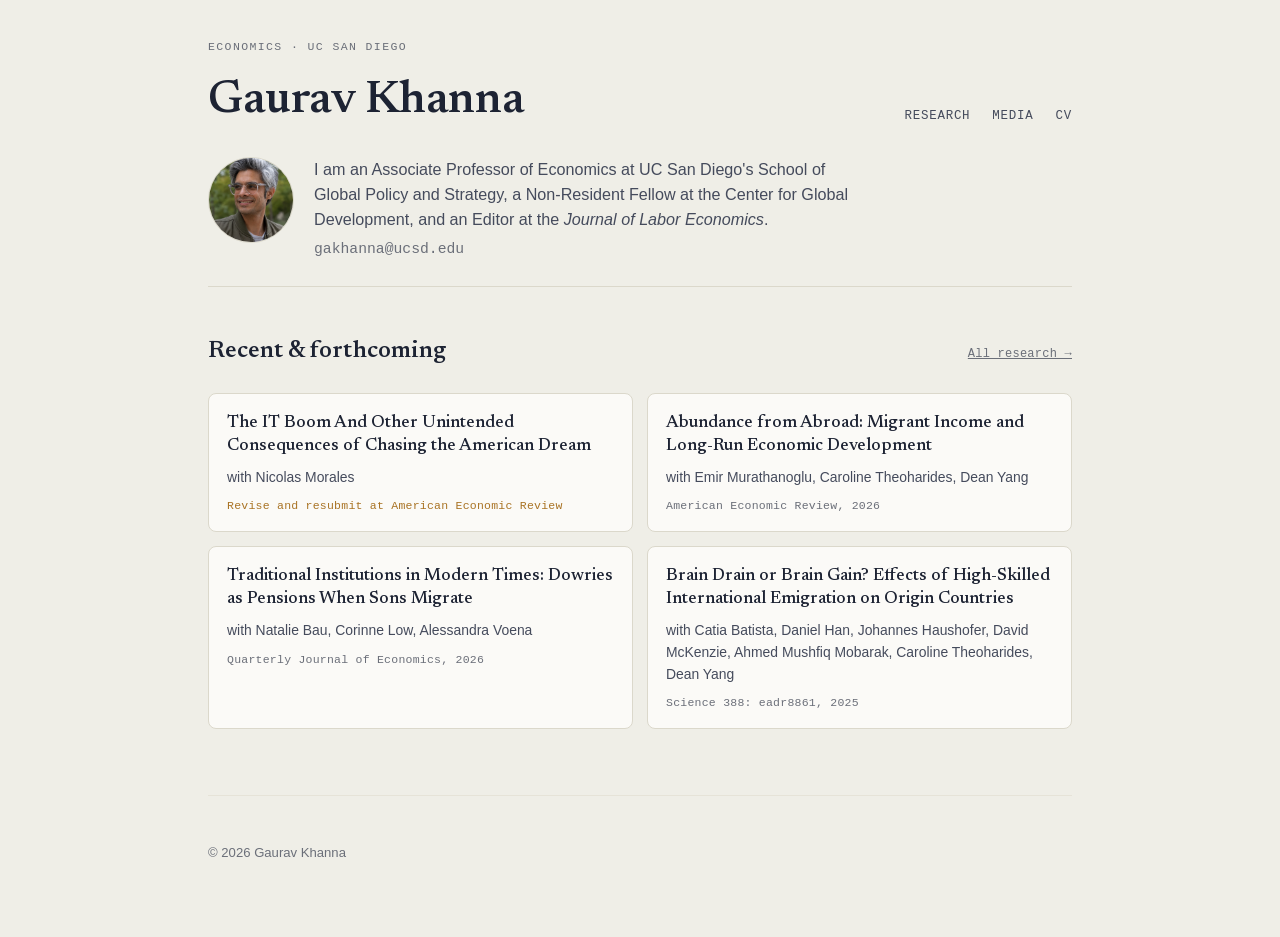
<file: index.html>
<!doctype html>
<html lang="en">
<head>
<meta charset="utf-8">
<meta name="viewport" content="width=device-width, initial-scale=1">
<title>Gaurav Khanna — Economics</title>
<meta name="description" content="Gaurav Khanna, Associate Professor of Economics, UC San Diego School of Global Policy and Strategy.">
<link rel="stylesheet" href="assets/style.css">
</head>
<body>

<div class="wrap">

  <header class="masthead">
    <div class="masthead-row">
      <div>
        <p class="eyebrow">Economics · UC San Diego</p>
        <h1 class="name"><a href="index.html">Gaurav Khanna</a></h1>
      </div>
      <nav class="primary">
        <a href="research.html">Research</a>
        <a href="media.html">Media</a>
        <a href="https://econgaurav.github.io/papers/Gaurav_Khanna_CV.pdf" target="_blank" rel="noopener">CV</a>
      </nav>
    </div>

    <div class="bio-row">
      <img class="portrait" src="assets/headshot.jpg" alt="Portrait of Gaurav Khanna" onerror="this.replaceWith(Object.assign(document.createElement('div'),{className:'portrait',innerHTML:'<span>GK</span>'}))">
      <div class="bio-text">
        <p class="bio">I am an Associate Professor of Economics at UC San Diego's School of Global Policy and Strategy, a Non-Resident Fellow at the Center for Global Development, and an Editor at the <em>Journal of Labor Economics</em>.</p>
        <p class="email">gakhanna@ucsd.edu</p>
      </div>
    </div>
  </header>

  <section>
    <div class="section-head">
      <h2 class="section-title">Recent &amp; forthcoming</h2>
      <a href="research.html" class="section-note">All research →</a>
    </div>
    <div class="papers" id="highlightPapers"></div>
  </section>

  <footer class="site-foot">
    <p>© <span id="year"></span> Gaurav Khanna</p>
  </footer>
</div>

<script src="assets/site.js"></script>
<script>
  document.getElementById('year').textContent = new Date().getFullYear();

  // Show up to 4 of the most recent papers as a homepage teaser.
  fetch('data/papers.json').then(r => r.json()).then(papers => {
    const el = document.getElementById('highlightPapers');
    const featured = papers.filter(p => p.featured).slice(0, 4);
    const list = featured.length ? featured : papers.slice(0, 4);
    el.innerHTML = list.map(p => `
      <article class="paper">
        <h3 class="paper-title"><a href="${p.pdf || '#'}" target="_blank" rel="noopener">${p.title}</a></h3>
        <div class="paper-authors">${p.authors}</div>
        <div class="paper-status${p.pending ? ' pending' : ''}">${p.status}</div>
      </article>`).join('');
  }).catch(() => {
    document.getElementById('highlightPapers').innerHTML =
      '<p class="empty-state">Could not load data/papers.json — see research.html for details (needs a local server if previewing from disk).</p>';
  });
</script>
</body>
</html>
</file>
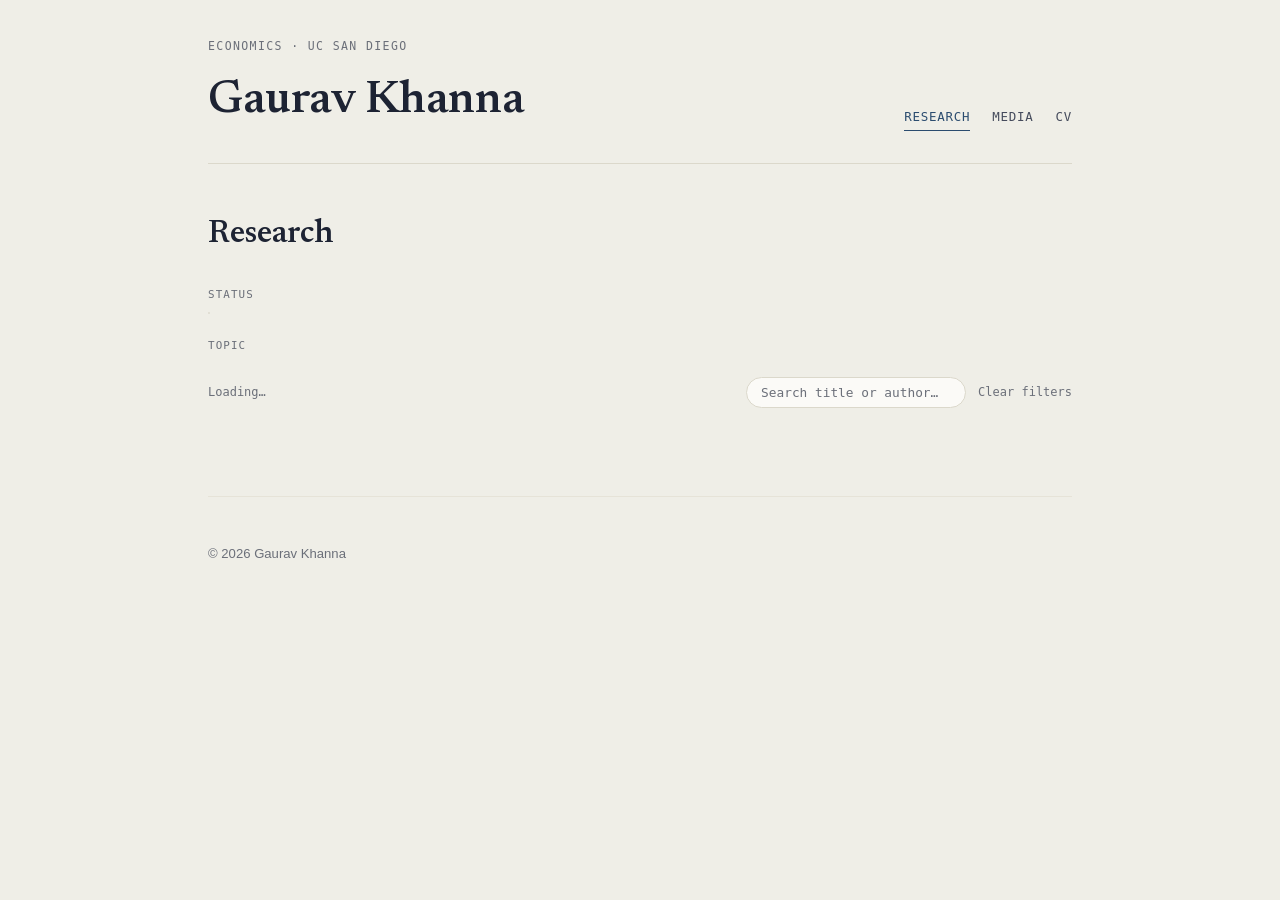
<file: conflict-crime-research.html>
<!doctype html>
<html lang="en">
<head>
<meta charset="utf-8">
<meta name="viewport" content="width=device-width, initial-scale=1">
<title>Redirecting… — Gaurav Khanna</title>
<link rel="canonical" href="https://www.econgaurav.com/research.html">
<meta http-equiv="refresh" content="0; url=/research.html">
</head>
<body>
<p>This page has moved. <a href="/research.html">Continue to Research →</a></p>
</body>
</html>
</file>
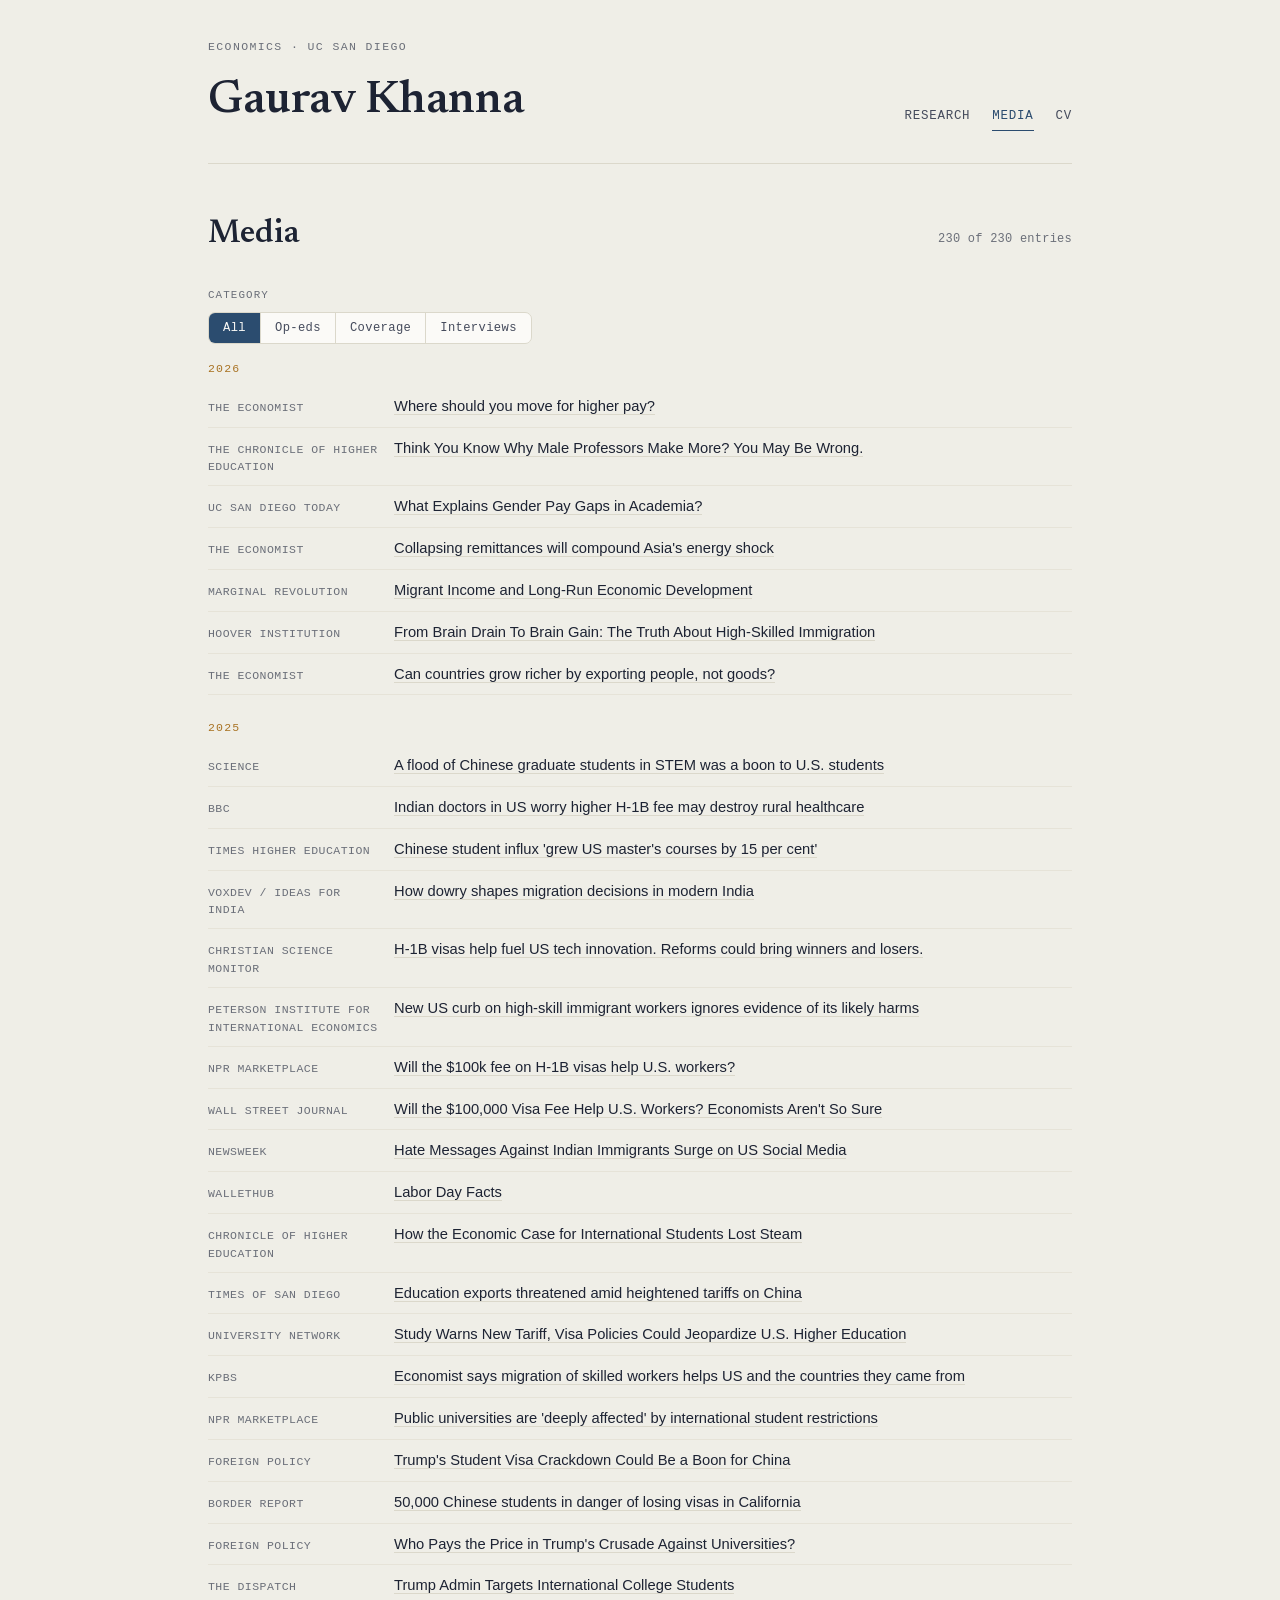
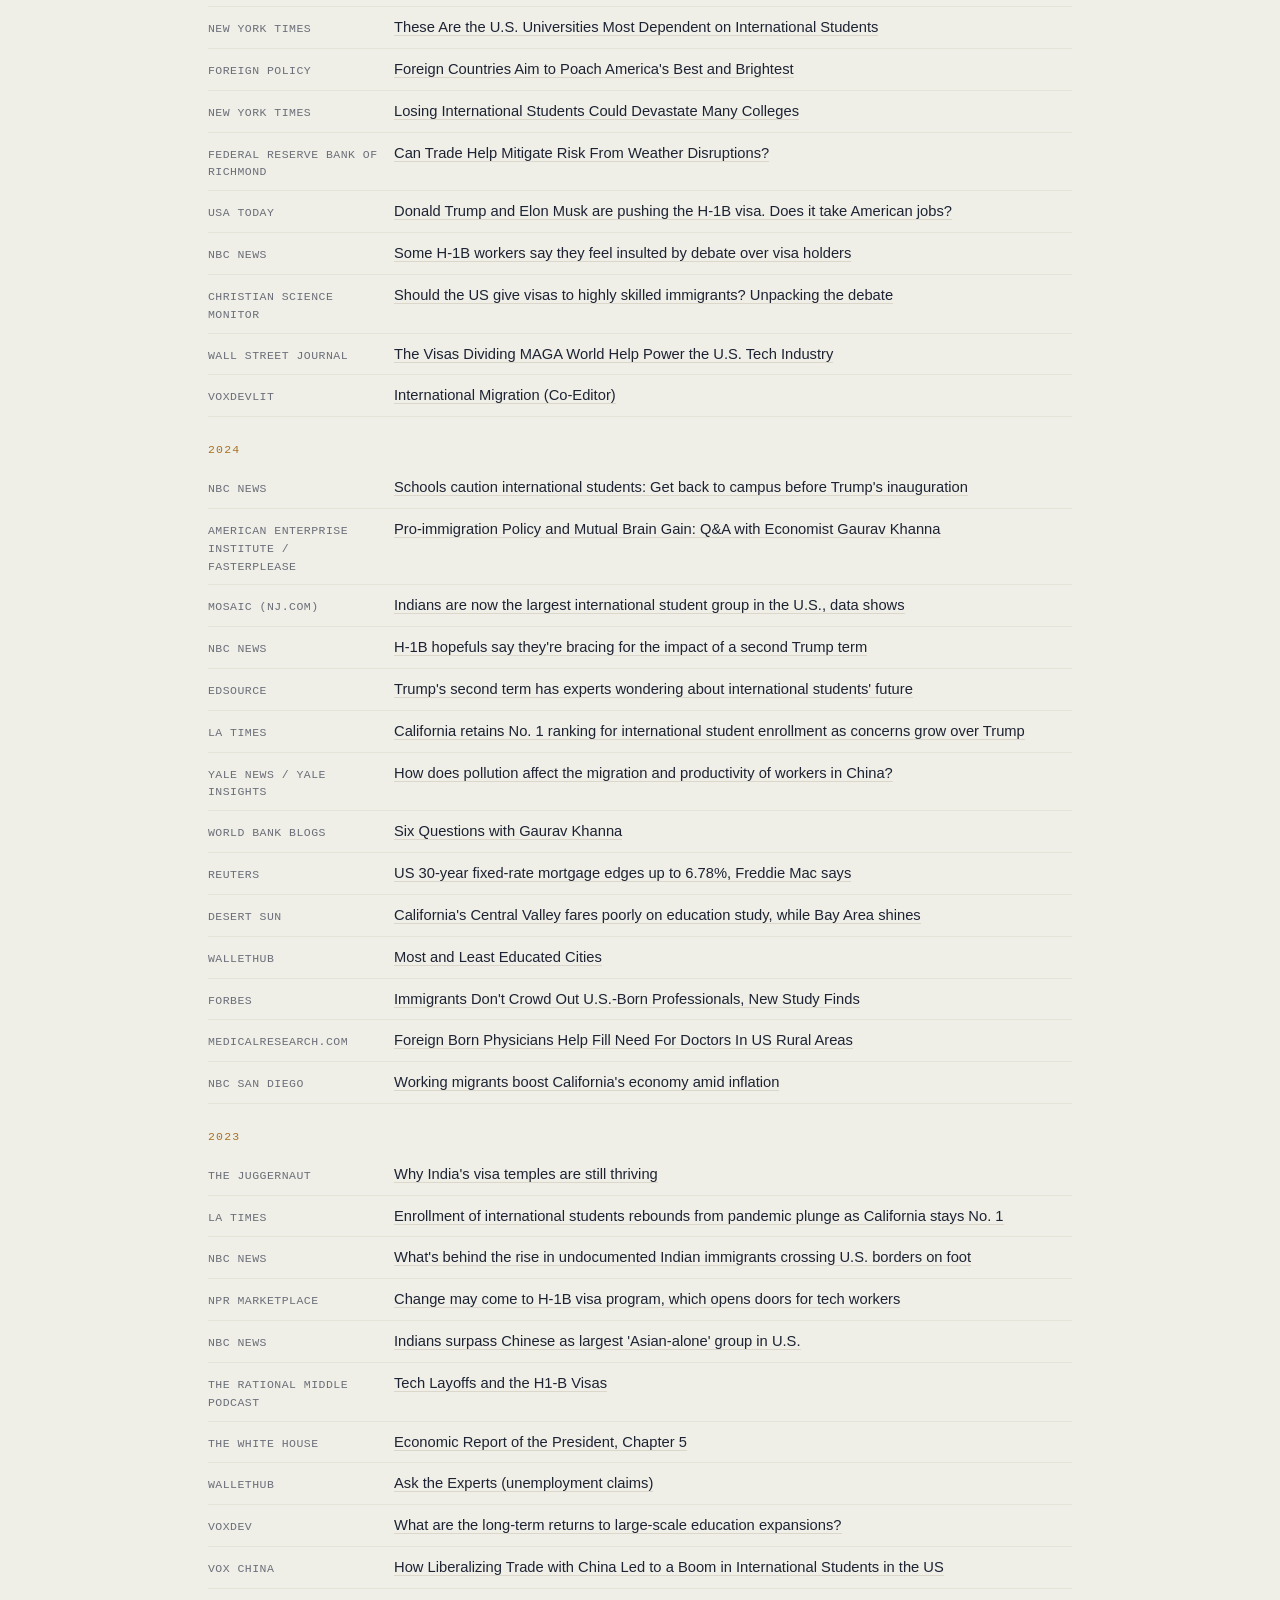
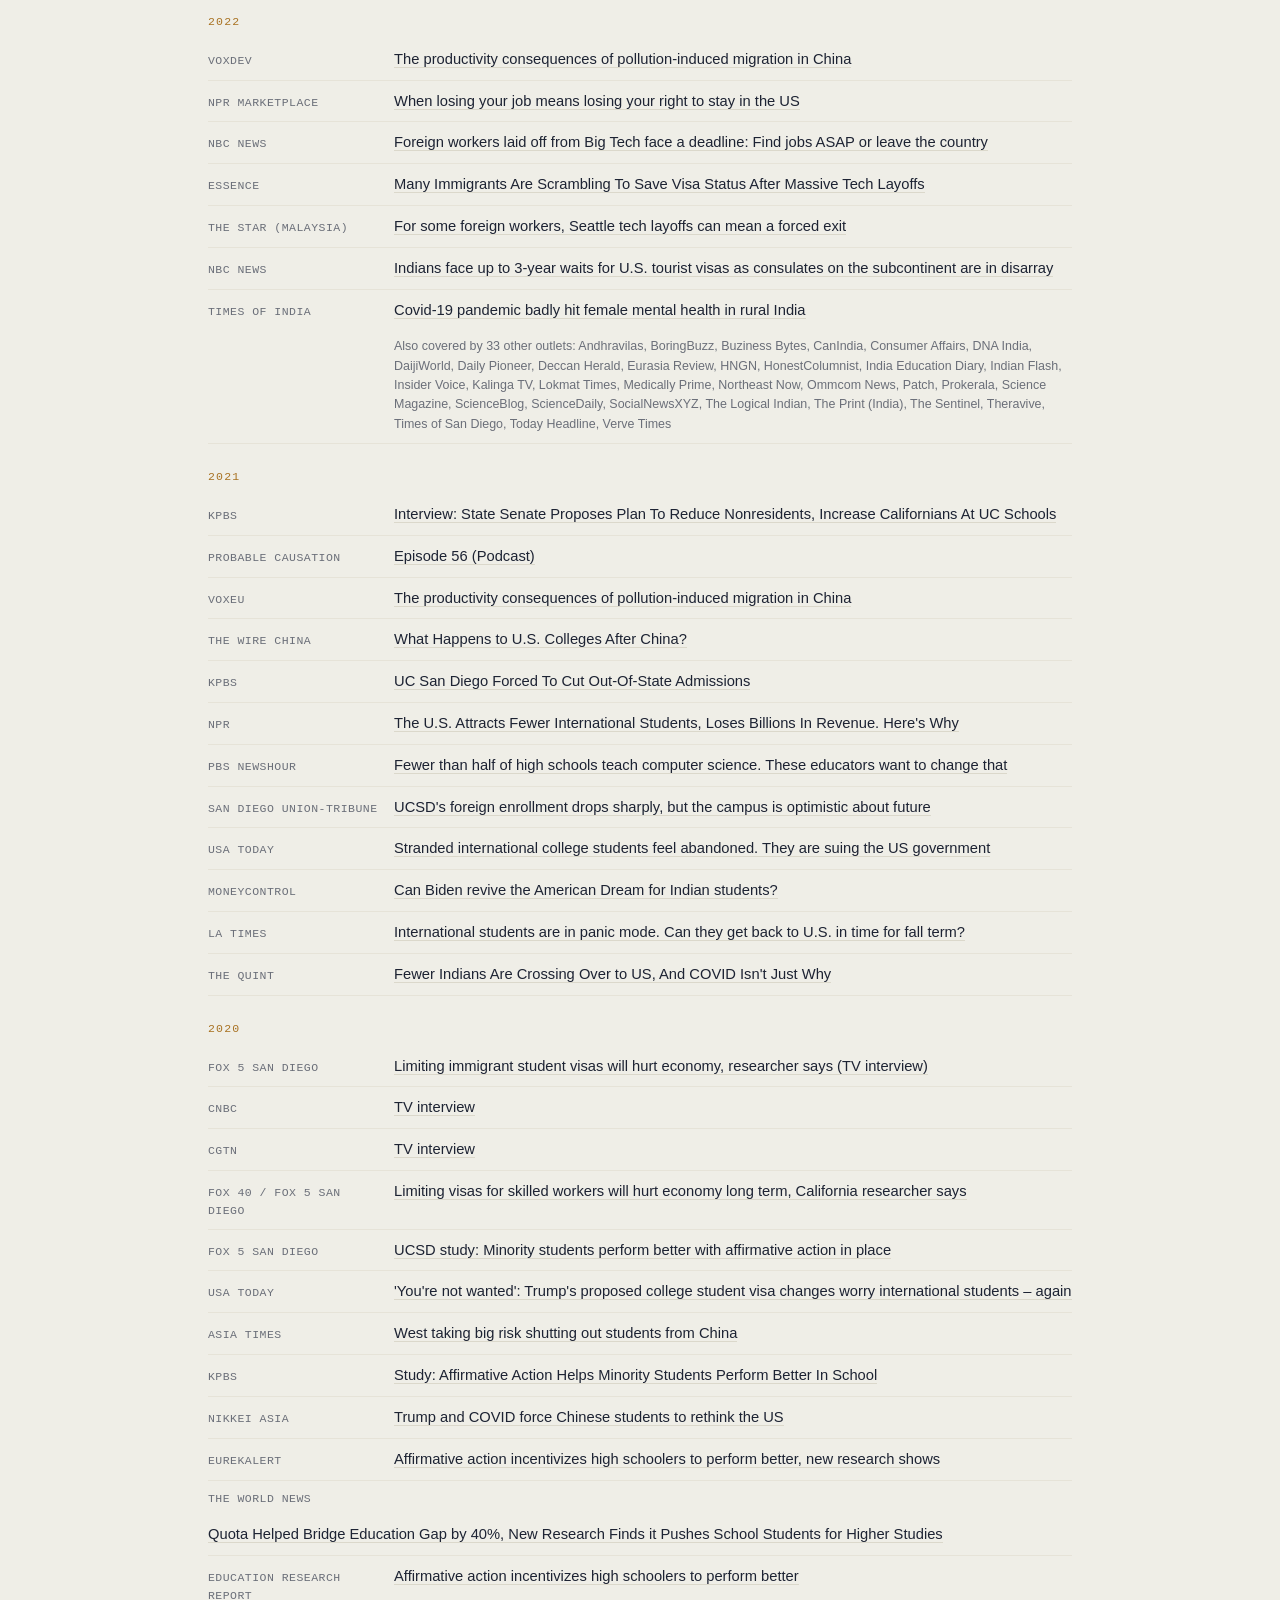
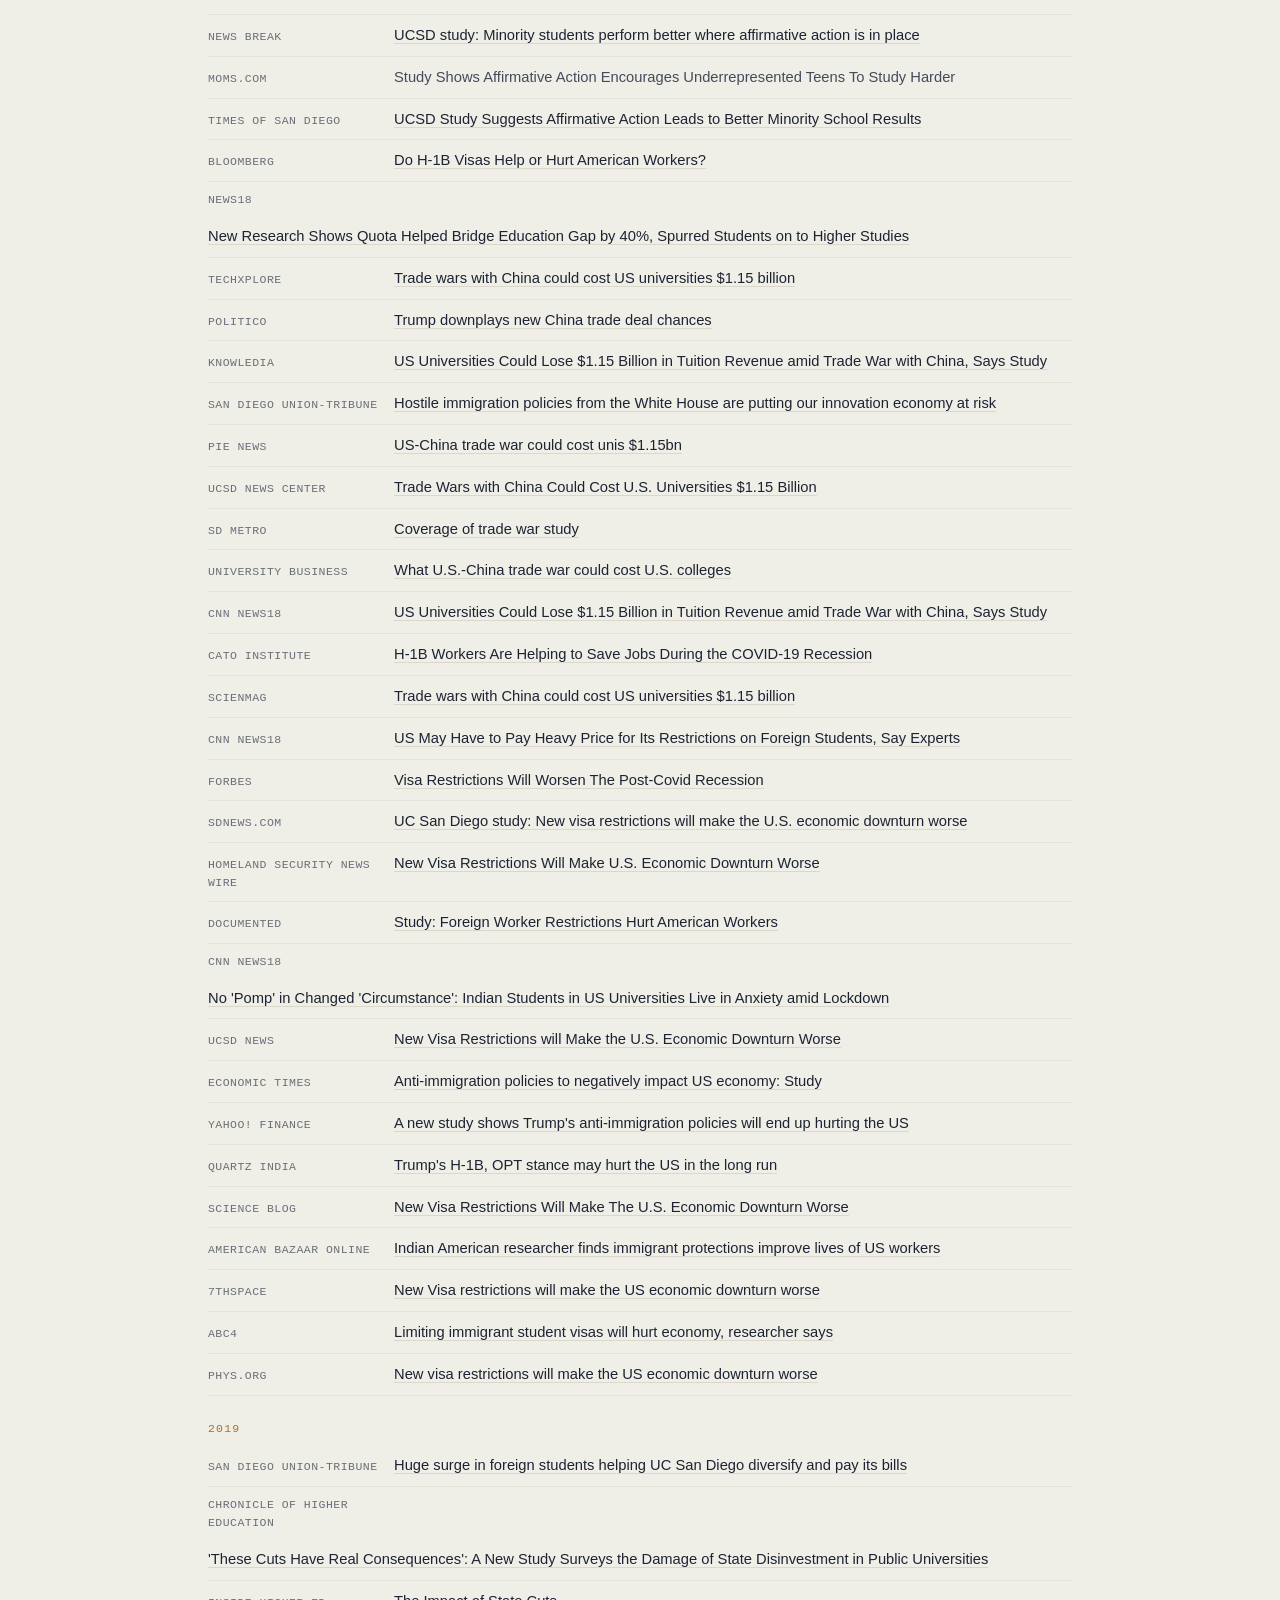
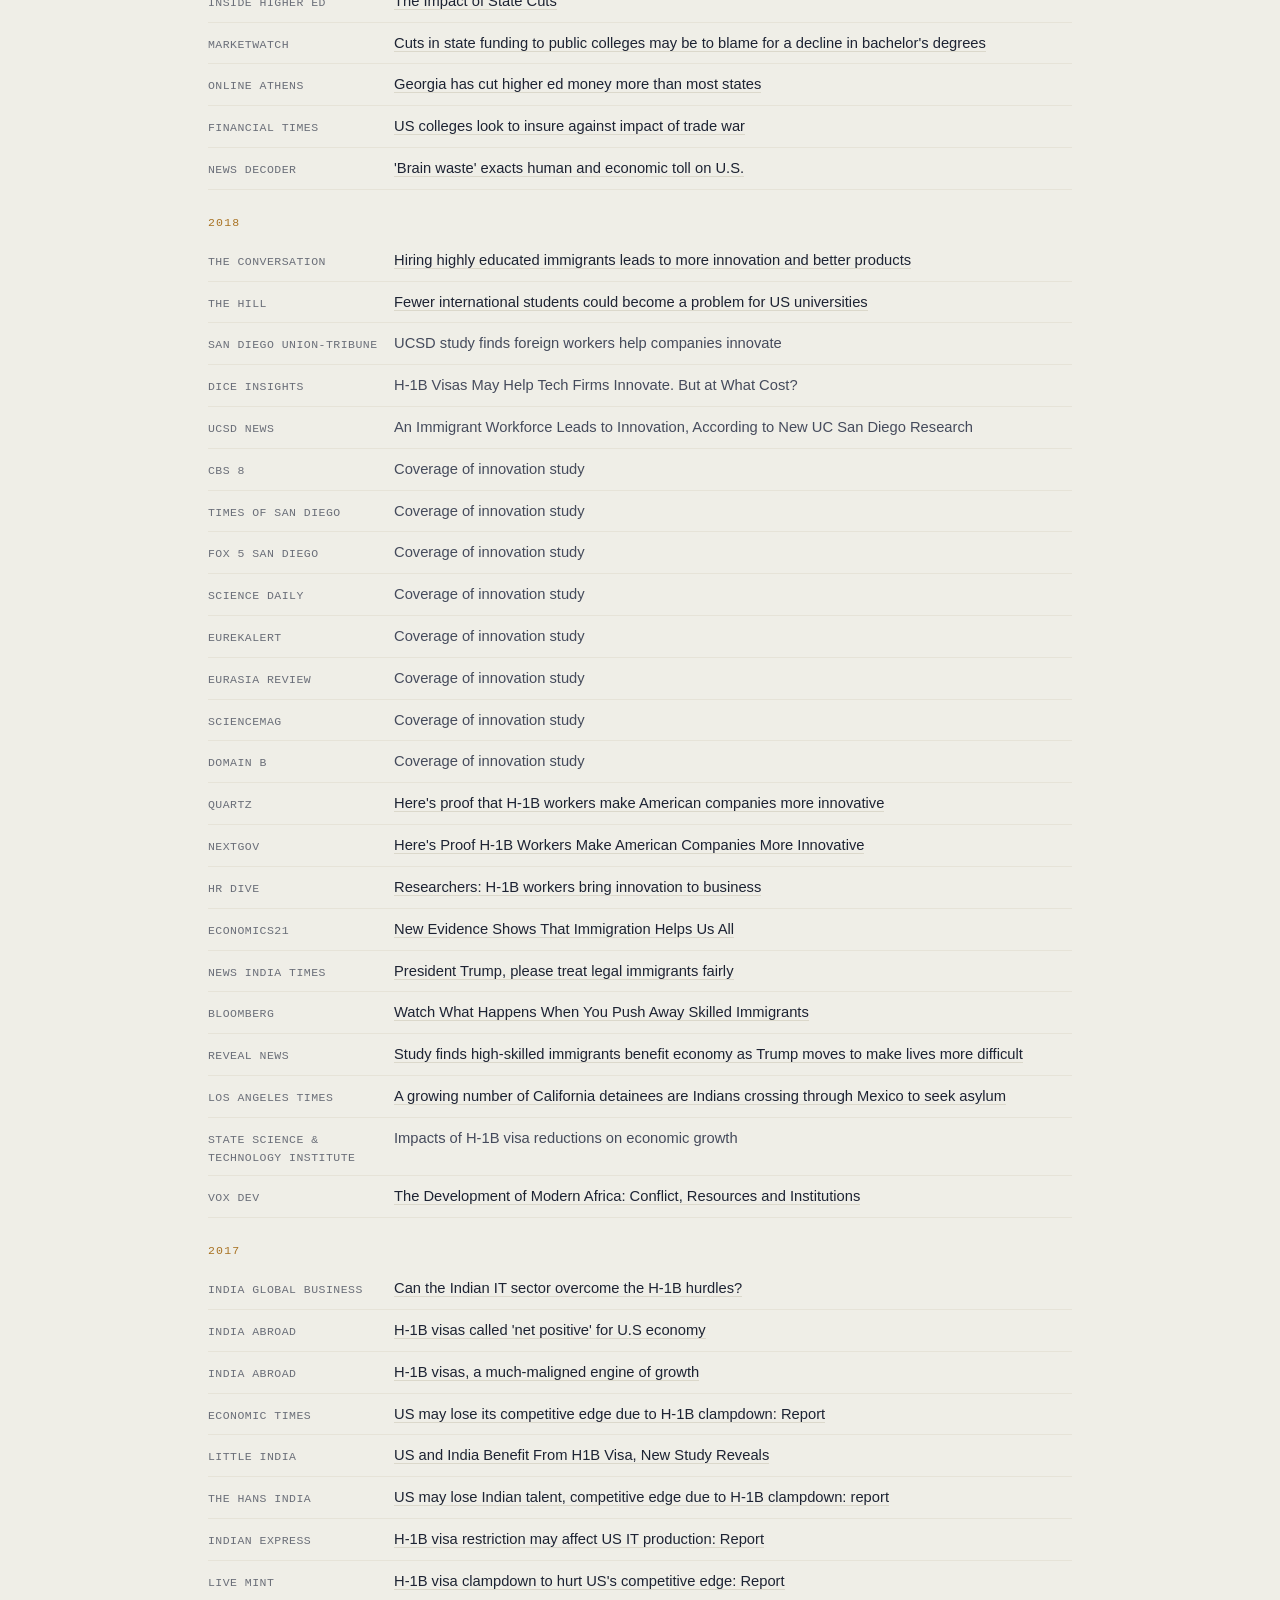
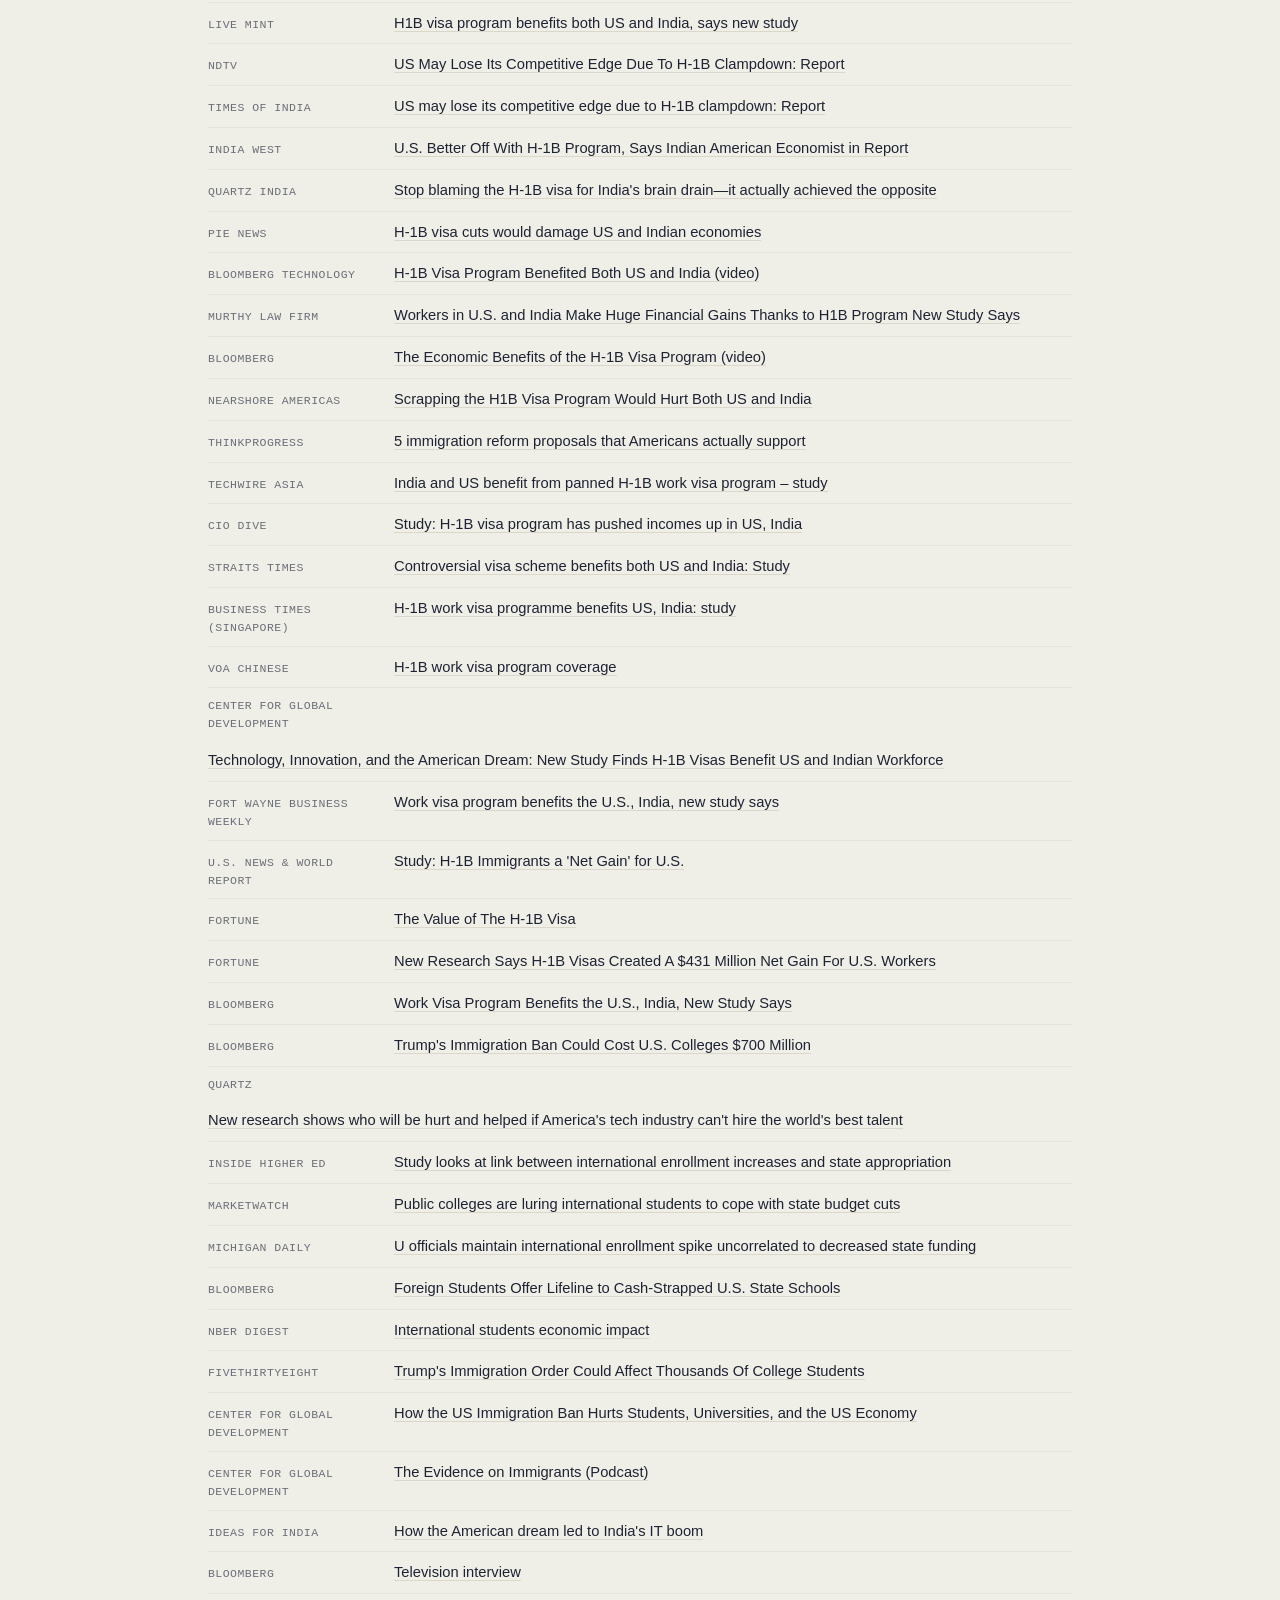
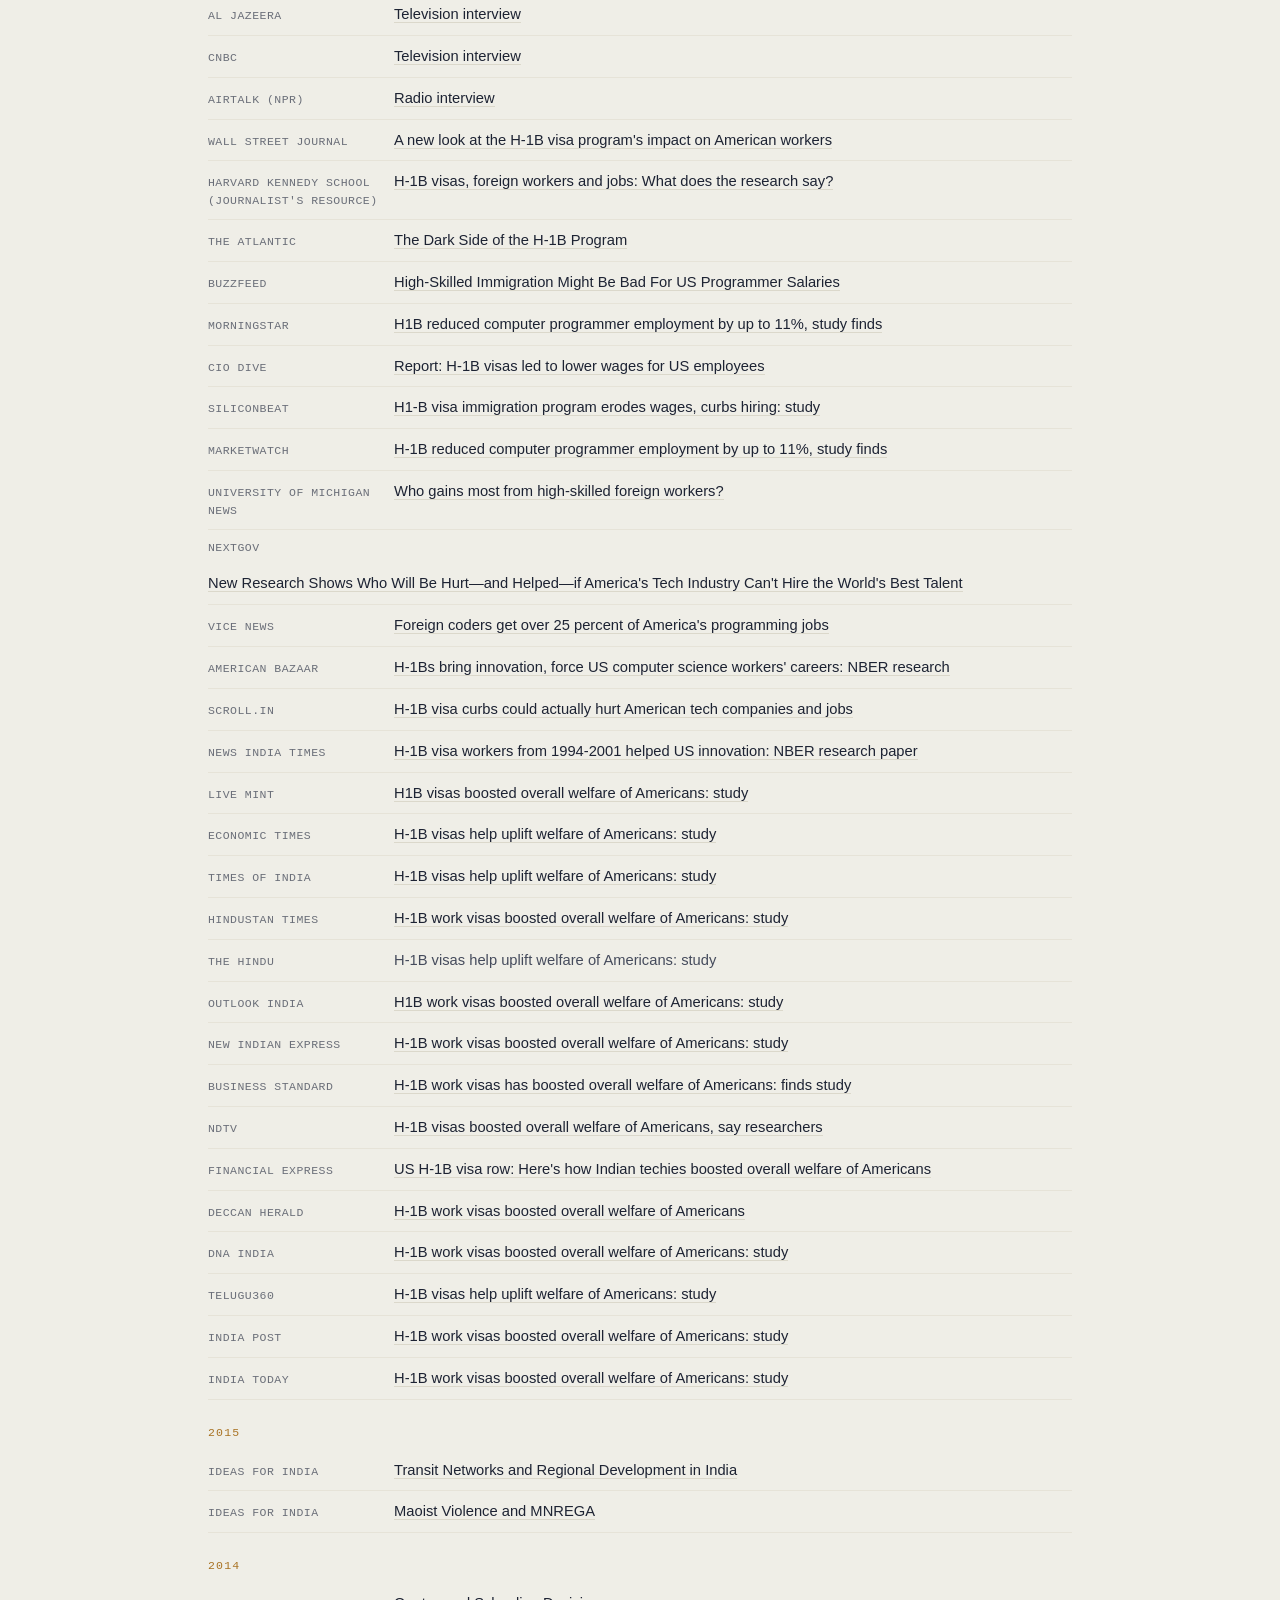
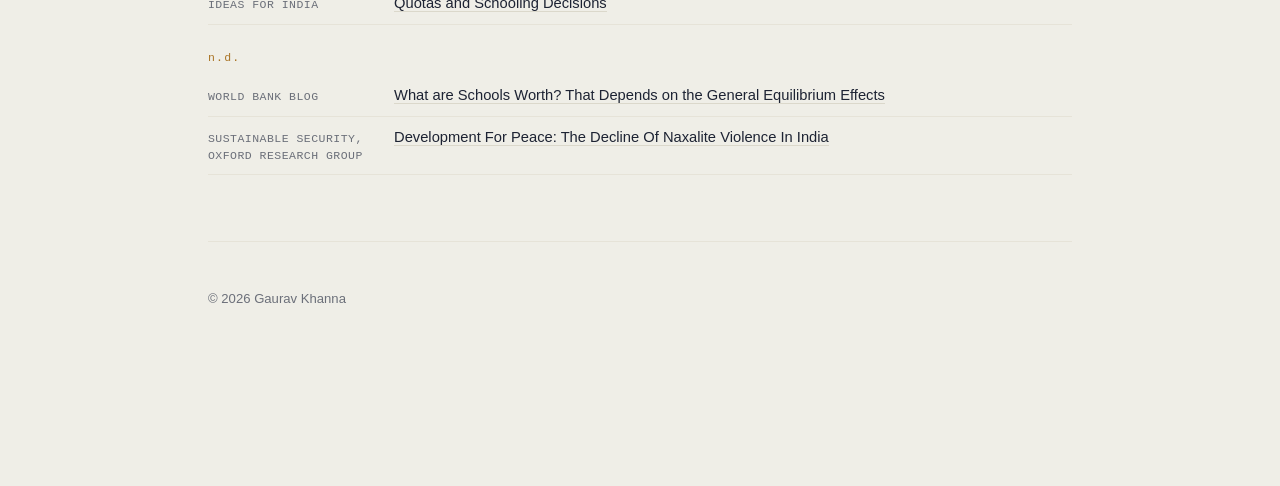
<file: media.html>
<!doctype html>
<html lang="en">
<head>
<meta charset="utf-8">
<meta name="viewport" content="width=device-width, initial-scale=1">
<title>Media — Gaurav Khanna</title>
<meta name="description" content="Press coverage, interviews, and op-eds featuring Gaurav Khanna's research.">
<link rel="stylesheet" href="assets/style.css">
</head>
<body>

<div class="wrap">

  <header class="masthead">
    <div class="masthead-row">
      <div>
        <p class="eyebrow">Economics · UC San Diego</p>
        <h1 class="name"><a href="index.html">Gaurav Khanna</a></h1>
      </div>
      <nav class="primary">
        <a href="research.html">Research</a>
        <a href="media.html" class="current">Media</a>
        <a href="https://econgaurav.github.io/papers/Gaurav_Khanna_CV.pdf" target="_blank" rel="noopener">CV</a>
      </nav>
    </div>
  </header>

  <section>
    <div class="section-head">
      <h1 class="page-title">Media</h1>
      <span class="section-note" id="mediaCount"></span>
    </div>

    <p class="filter-label">Category</p>
    <div class="type-filter" id="mediaCategoryFilter"></div>

    <div class="media-log" id="mediaLog"></div>
  </section>

  <footer class="site-foot">
    <p>© <span id="year"></span> Gaurav Khanna</p>
  </footer>
</div>

<script src="assets/site.js"></script>
<script>
  document.getElementById('year').textContent = new Date().getFullYear();
  initMediaPage();
</script>
</body>
</html>
</file>
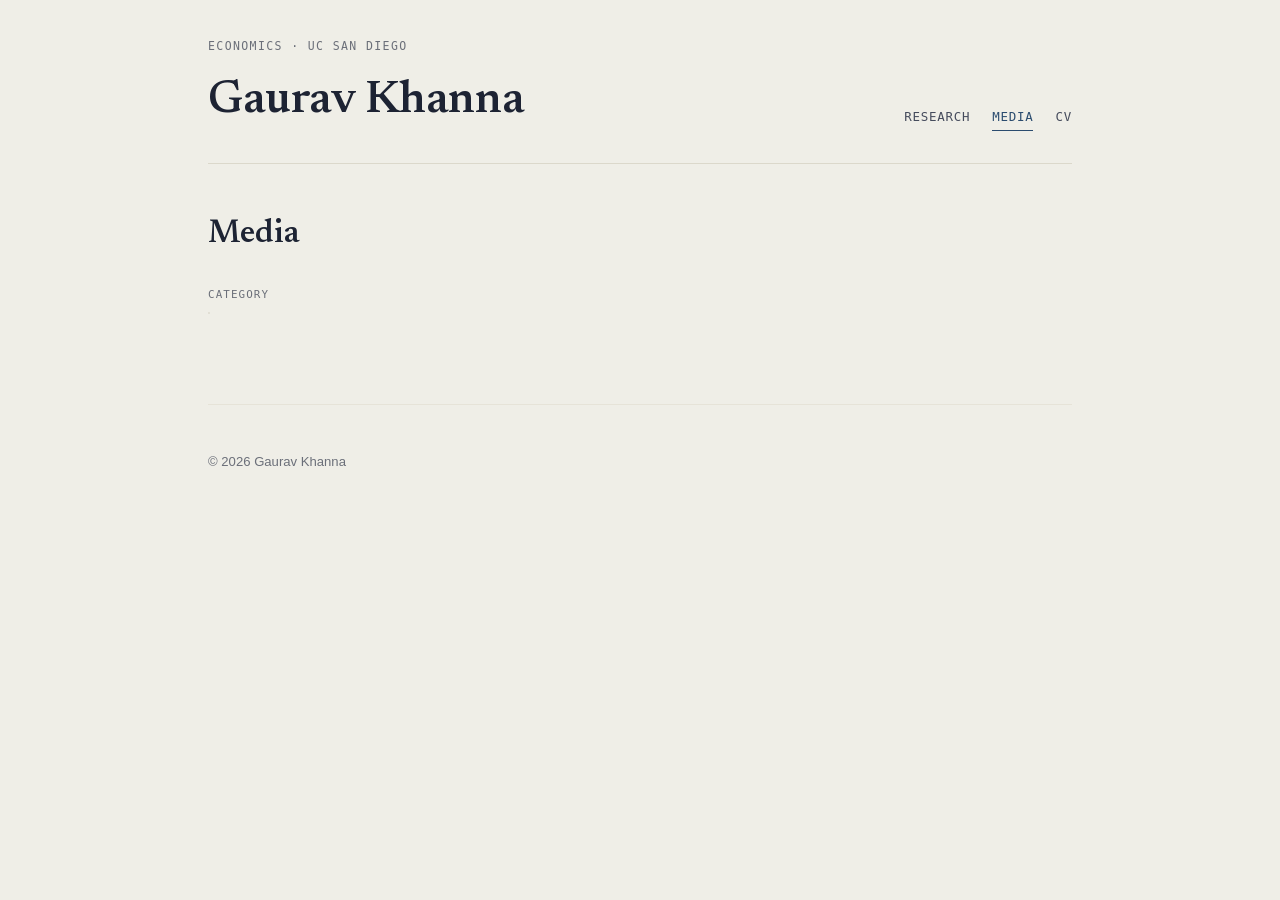
<file: oped-blogs-podcasts-research.html>
<!doctype html>
<html lang="en">
<head>
<meta charset="utf-8">
<meta name="viewport" content="width=device-width, initial-scale=1">
<title>Redirecting… — Gaurav Khanna</title>
<link rel="canonical" href="https://www.econgaurav.com/media.html">
<meta http-equiv="refresh" content="0; url=/media.html">
</head>
<body>
<p>This page has moved. <a href="/media.html">Continue to Media →</a></p>
</body>
</html>
</file>
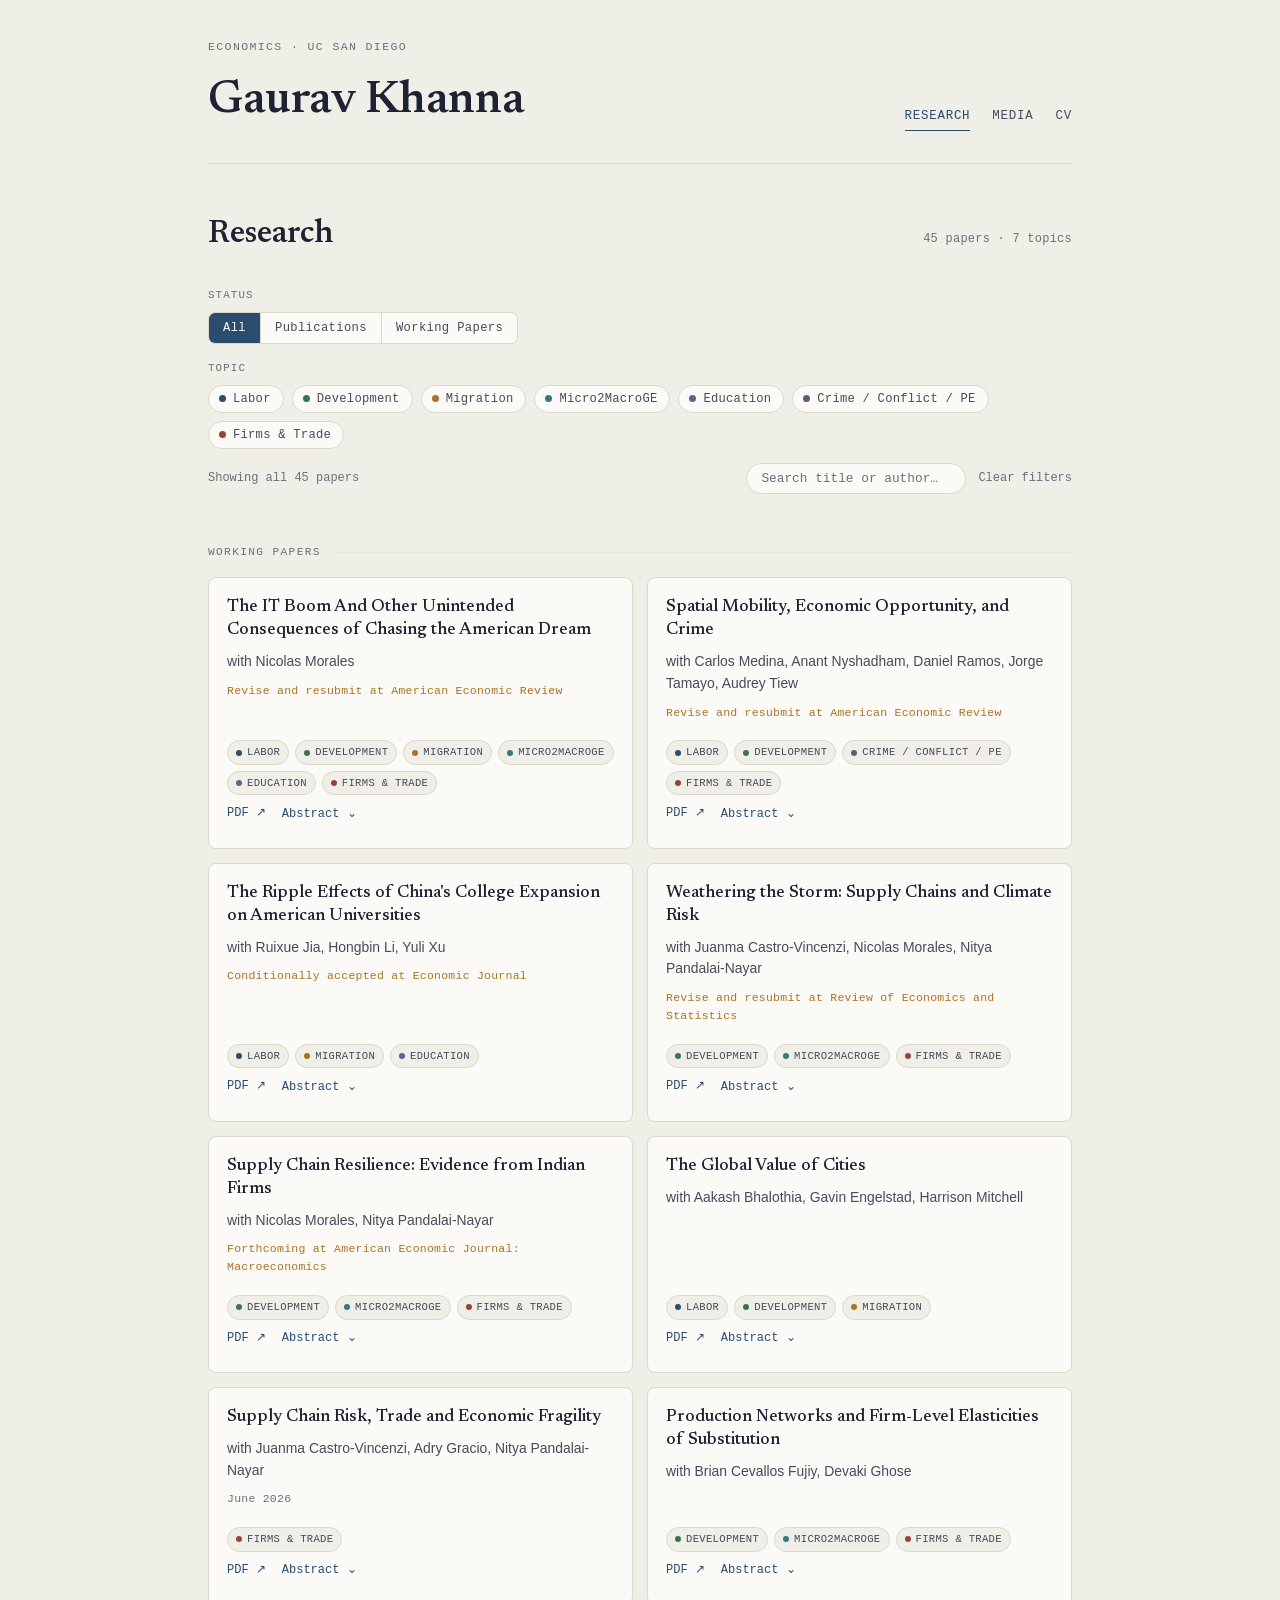
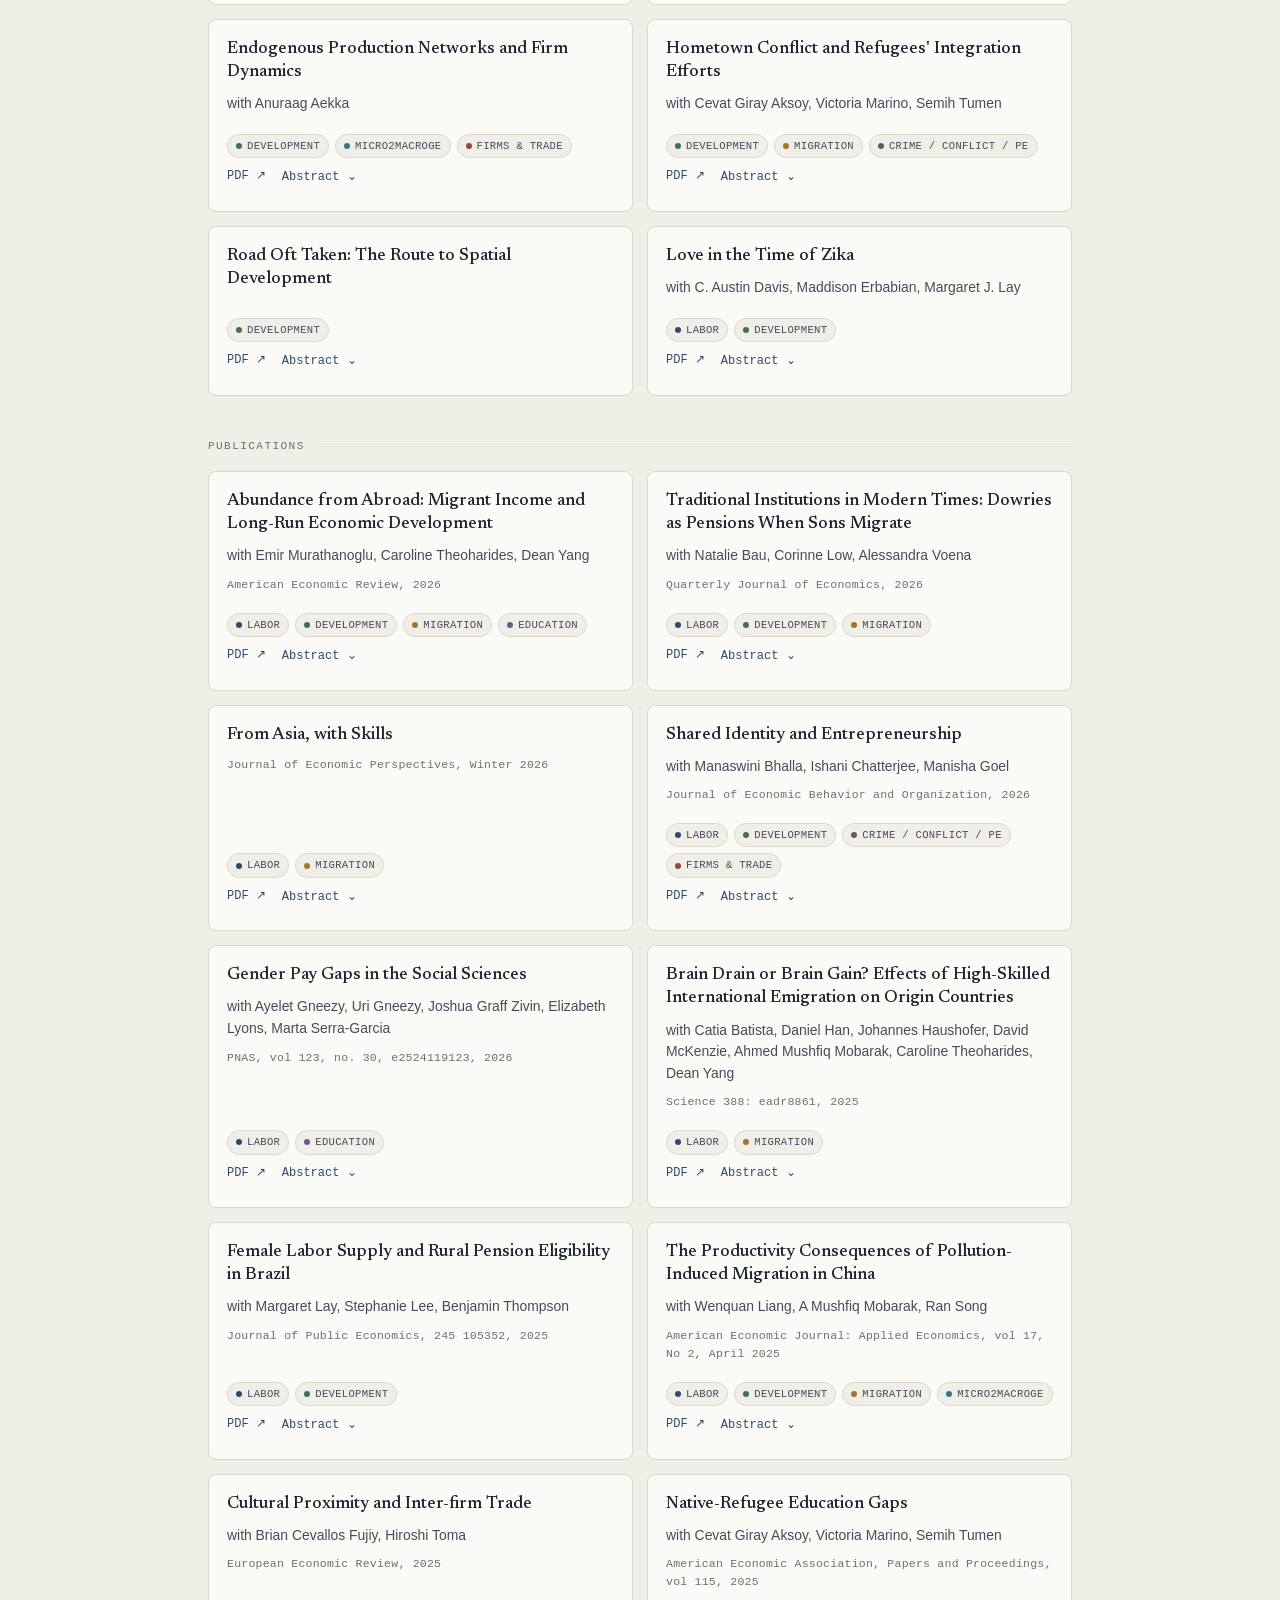
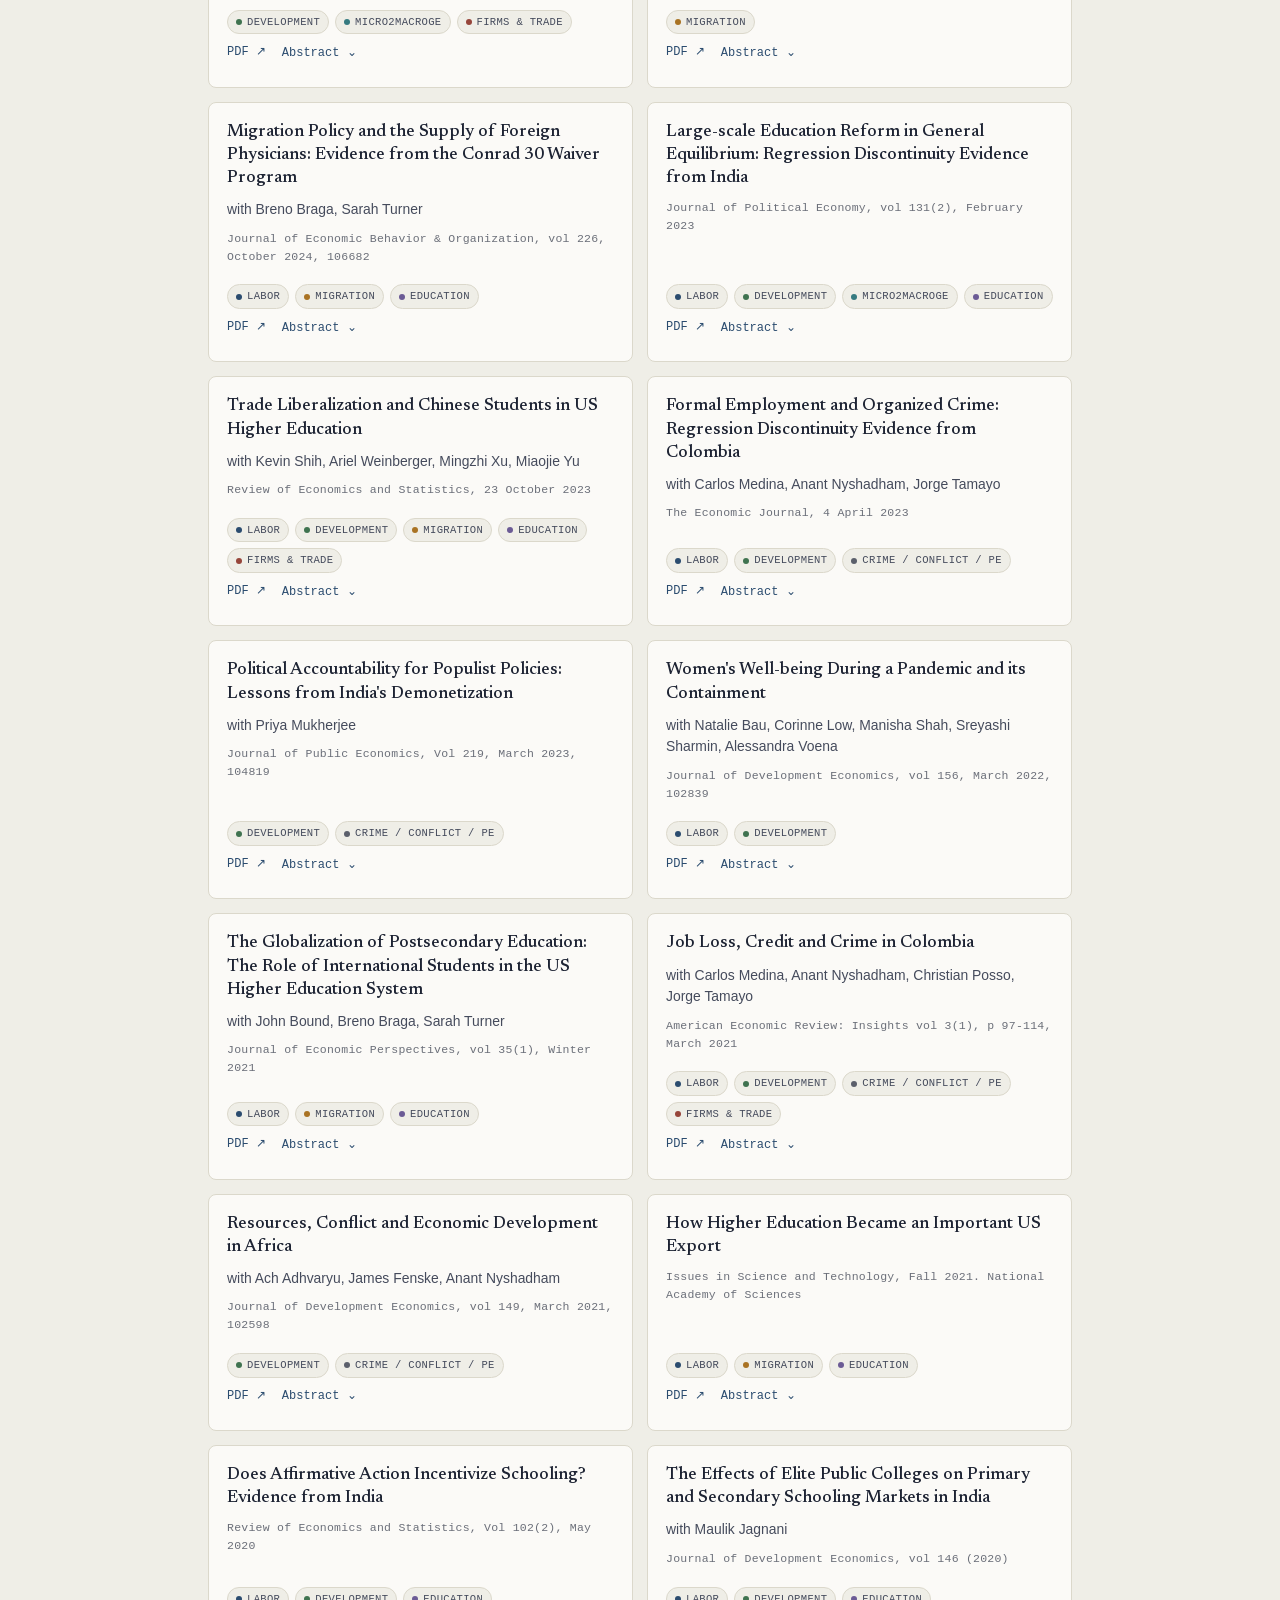
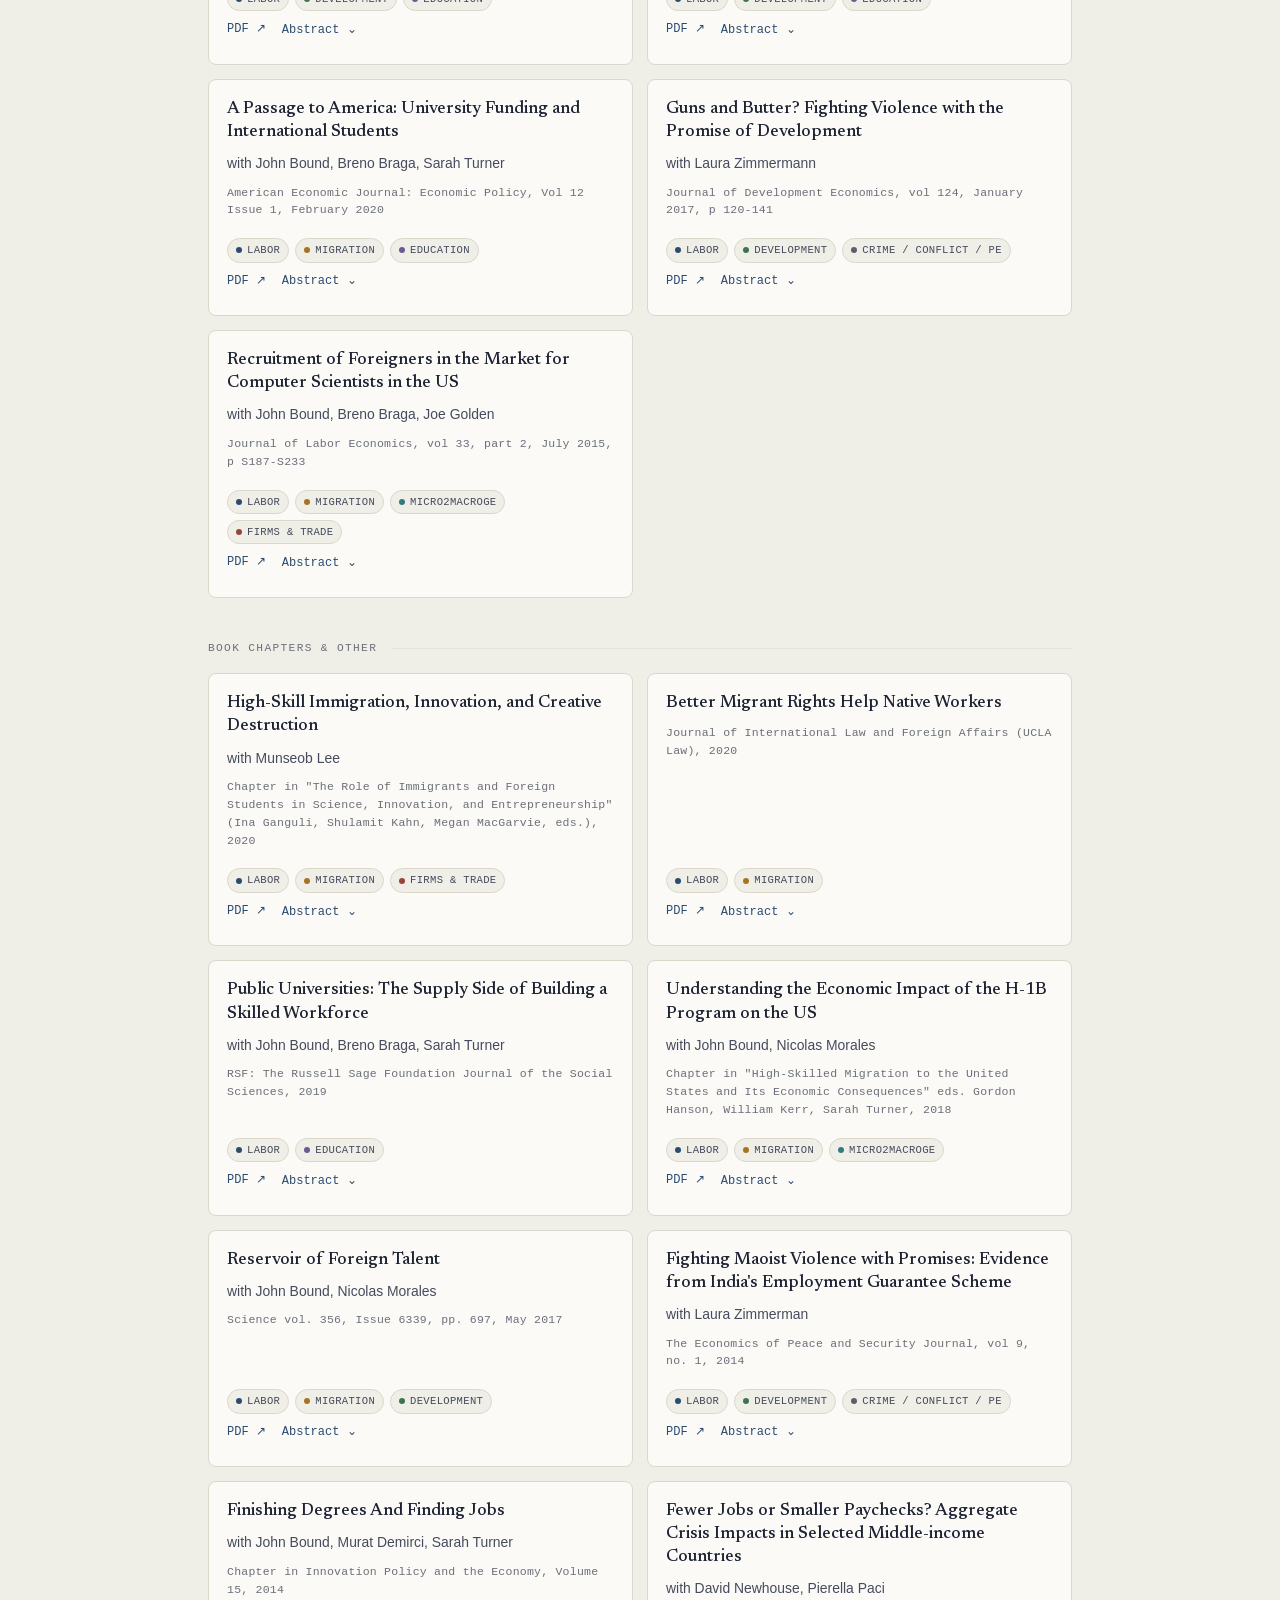
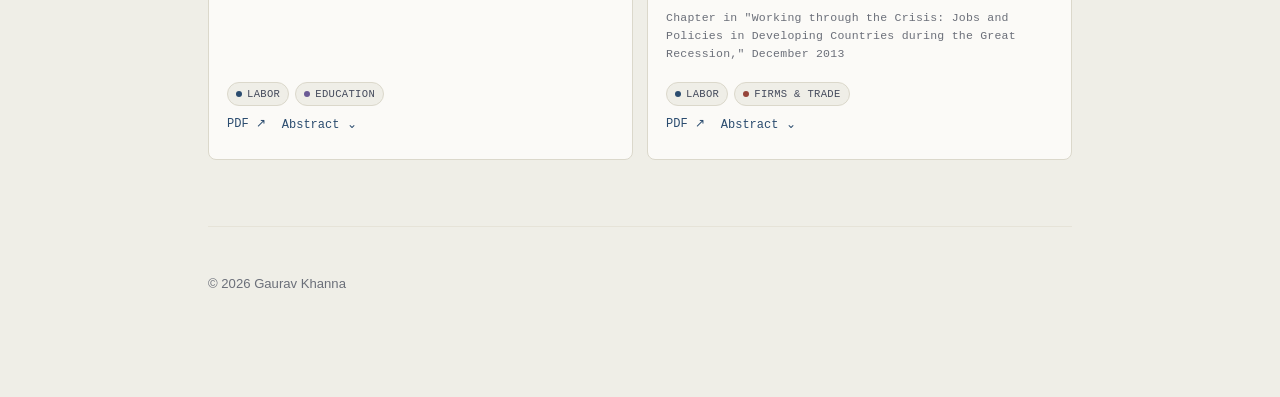
<file: research.html>
<!doctype html>
<html lang="en">
<head>
<meta charset="utf-8">
<meta name="viewport" content="width=device-width, initial-scale=1">
<title>Research — Gaurav Khanna</title>
<meta name="description" content="Working papers and publications by Gaurav Khanna, in labor, development, migration, education, trade, and conflict economics.">
<link rel="stylesheet" href="assets/style.css">
</head>
<body>

<div class="wrap">

  <header class="masthead">
    <div class="masthead-row">
      <div>
        <p class="eyebrow">Economics · UC San Diego</p>
        <h1 class="name"><a href="index.html">Gaurav Khanna</a></h1>
      </div>
      <nav class="primary">
        <a href="research.html" class="current">Research</a>
        <a href="media.html">Media</a>
        <a href="https://econgaurav.github.io/papers/Gaurav_Khanna_CV.pdf" target="_blank" rel="noopener">CV</a>
      </nav>
    </div>
  </header>

  <section>
    <div class="section-head">
      <h1 class="page-title">Research</h1>
      <span class="section-note" id="paperCount"></span>
    </div>

    <p class="filter-label">Status</p>
    <div class="type-filter" id="typeFilter"></div>

    <p class="filter-label">Topic</p>
    <div class="filters" id="filters"></div>

    <div class="filter-status">
      <span id="filterStatus">Loading…</span>
      <div style="display:flex; align-items:center; gap:12px;">
        <input type="search" id="searchBox" class="search-box" placeholder="Search title or author…">
        <button id="clearFilters" disabled>Clear filters</button>
      </div>
    </div>

    <div class="papers" id="papers"></div>
  </section>

  <footer class="site-foot">
    <p>© <span id="year"></span> Gaurav Khanna</p>
  </footer>
</div>

<script src="assets/site.js"></script>
<script>
  document.getElementById('year').textContent = new Date().getFullYear();
  initResearchPage();
</script>
</body>
</html>
</file>
<file: assets/style.css>
@font-face {
  font-family: 'Newsreader';
  font-style: normal;
  font-weight: 380 620;
  font-display: swap;
  src: url('fonts/newsreader.woff2') format('woff2');
}
@font-face {
  font-family: 'Newsreader';
  font-style: italic;
  font-weight: 400;
  font-display: swap;
  src: url('fonts/newsreader-italic.woff') format('woff');
}

:root{
  --ink:#1D2333;
  --ink-soft:#454B5C;
  --muted:#6B6F79;
  --paper:#EFEEE7;
  --surface:#FBFAF7;
  --rule:#DBD8CB;
  --rule-soft:#E6E3D8;
  --accent:#2B4C6F;
  --accent-soft:#DCE4EA;
  --ochre:#A97324;
  --ochre-soft:#F0E3CC;

  --c-labor:#2B4C6F;
  --c-development:#3F7350;
  --c-migration:#A97324;
  --c-education:#6B5B95;
  --c-trade:#96453A;
  --c-crime:#5B5F6B;
  --c-macro:#357A80;
  --c-opeds:#8C5A73;

  --serif:'Newsreader', 'Iowan Old Style', 'Palatino Linotype', Georgia, serif;
  --sans:-apple-system, BlinkMacSystemFont, 'Segoe UI', Helvetica, Arial, sans-serif;
  --mono: ui-monospace, 'SF Mono', 'Cascadia Code', Consolas, monospace;
}

*{box-sizing:border-box;}
html{-webkit-text-size-adjust:100%;}
body{
  margin:0;
  background:var(--paper);
  color:var(--ink);
  font-family:var(--sans);
  font-size:16px;
  line-height:1.55;
  -webkit-font-smoothing:antialiased;
}
a{color:var(--accent);}
a:focus-visible, button:focus-visible, .chip:focus-visible{
  outline:2px solid var(--accent);
  outline-offset:2px;
}

.wrap{max-width:920px; margin:0 auto; padding:0 28px;}

/* ---------- Masthead ---------- */
header.masthead{
  border-bottom:1px solid var(--rule);
  padding:38px 0 26px;
}
.eyebrow{
  font-family:var(--mono);
  font-size:.72rem;
  letter-spacing:.12em;
  text-transform:uppercase;
  color:var(--muted);
  margin:0 0 10px;
}
.masthead-row{
  display:flex;
  justify-content:space-between;
  align-items:flex-end;
  gap:24px;
  flex-wrap:wrap;
}
h1.name{
  font-family:var(--serif);
  font-weight:560;
  font-size:clamp(2rem, 4.2vw, 2.85rem);
  margin:0;
  letter-spacing:-.01em;
  text-wrap:balance;
}
h1.name a{color:inherit; text-decoration:none;}
nav.primary{
  display:flex;
  gap:22px;
  font-family:var(--mono);
  font-size:.78rem;
  letter-spacing:.06em;
  text-transform:uppercase;
  padding-bottom:6px;
}
nav.primary a{
  color:var(--ink-soft);
  text-decoration:none;
  border-bottom:1px solid transparent;
  padding-bottom:3px;
}
nav.primary a:hover{ border-bottom-color:var(--accent); color:var(--accent);}
nav.primary a.current{ color:var(--accent); border-bottom-color:var(--accent);}

.bio-row{
  display:flex;
  gap:20px;
  align-items:flex-start;
  margin-top:20px;
}
.portrait{
  flex:none;
  width:86px;
  height:86px;
  border-radius:50%;
  object-fit:cover;
  background:var(--accent-soft);
  border:1px solid var(--rule);
  display:flex;
  align-items:center;
  justify-content:center;
  font-family:var(--serif);
  font-style:italic;
  font-size:1.3rem;
  color:var(--accent);
}
.bio-text{max-width:62ch; min-width:0;}
.bio{
  margin:0;
  color:var(--ink-soft);
  font-size:1.01rem;
}
.email{color:var(--muted); font-size:.92rem; margin:6px 0 0; font-family:var(--mono);}
.bio a{color:var(--accent); text-decoration:none; border-bottom:1px solid var(--accent-soft);}

/* ---------- Section framing ---------- */
section{padding:46px 0;}
section + section{border-top:1px solid var(--rule-soft);}
.section-head{
  display:flex;
  justify-content:space-between;
  align-items:baseline;
  flex-wrap:wrap;
  gap:10px;
  margin-bottom:22px;
}
h2.section-title{
  font-family:var(--serif);
  font-weight:560;
  font-size:1.5rem;
  margin:0;
}
h1.page-title{
  font-family:var(--serif);
  font-weight:560;
  font-size:2rem;
  margin:0 0 6px;
}
.section-note{
  font-family:var(--mono);
  font-size:.75rem;
  color:var(--muted);
  letter-spacing:.02em;
}

/* ---------- Type segmented control ---------- */
.type-filter{
  display:inline-flex;
  border:1px solid var(--rule);
  border-radius:7px;
  overflow:hidden;
  margin-bottom:16px;
}
.segment{
  font-family:var(--mono);
  font-size:.76rem;
  letter-spacing:.03em;
  background:var(--surface);
  color:var(--ink-soft);
  border:none;
  padding:8px 14px;
  cursor:pointer;
  border-right:1px solid var(--rule);
}
.segment:last-child{border-right:none;}
.segment:hover{background:var(--accent-soft);}
.segment.active{
  background:var(--accent);
  color:var(--surface);
}

.filter-label{
  font-family:var(--mono);
  font-size:.68rem;
  letter-spacing:.1em;
  text-transform:uppercase;
  color:var(--muted);
  margin:0 0 8px;
}

/* ---------- Filter chips ---------- */
.filters{
  display:flex;
  flex-wrap:wrap;
  gap:8px;
  margin-bottom:8px;
}
.chip{
  font-family:var(--mono);
  font-size:.76rem;
  letter-spacing:.02em;
  background:var(--surface);
  border:1px solid var(--rule);
  color:var(--ink-soft);
  padding:6px 12px 6px 10px;
  border-radius:20px;
  cursor:pointer;
  display:inline-flex;
  align-items:center;
  gap:7px;
  transition:background .15s ease, border-color .15s ease, color .15s ease;
}
.chip .dot{width:7px; height:7px; border-radius:50%; flex:none;}
.chip:hover{border-color:var(--ink-soft);}
.chip.active{
  background:var(--ink);
  border-color:var(--ink);
  color:var(--paper);
}
.chip.active .dot{outline:1.5px solid var(--paper); outline-offset:1px;}

.filter-status{
  display:flex;
  justify-content:space-between;
  align-items:center;
  margin:14px 0 22px;
  font-family:var(--mono);
  font-size:.75rem;
  color:var(--muted);
  flex-wrap:wrap;
  gap:8px;
}
.filter-status button{
  font-family:var(--mono);
  font-size:.75rem;
  background:none;
  border:none;
  color:var(--accent);
  cursor:pointer;
  padding:0;
  text-decoration:underline;
  text-underline-offset:2px;
}
.filter-status button:disabled{color:var(--muted); text-decoration:none; cursor:default;}

.search-box{
  font-family:var(--mono);
  font-size:.8rem;
  background:var(--surface);
  border:1px solid var(--rule);
  border-radius:20px;
  padding:7px 14px;
  color:var(--ink);
  width:220px;
  max-width:100%;
}
.search-box::placeholder{color:var(--muted);}

/* ---------- Paper cards ---------- */
.papers{
  display:grid;
  grid-template-columns:repeat(auto-fill, minmax(300px, 1fr));
  gap:14px;
}
.group-header{
  grid-column:1 / -1;
  display:flex;
  align-items:center;
  gap:14px;
  margin:28px 0 2px;
}
.group-header.hidden{ display:none; }
.group-label{
  font-family:var(--mono);
  font-size:.7rem;
  letter-spacing:.12em;
  text-transform:uppercase;
  color:var(--muted);
  white-space:nowrap;
}
.group-rule{
  flex:1;
  height:1px;
  background:var(--rule-soft);
}
.paper{
  background:var(--surface);
  border:1px solid var(--rule);
  border-radius:8px;
  padding:18px 18px 16px;
  display:flex;
  flex-direction:column;
  gap:9px;
}
.paper:hover{border-color:#C7C3B3;}
.paper.hidden{display:none;}
.paper-title{
  font-family:var(--serif);
  font-weight:520;
  font-size:1.07rem;
  line-height:1.35;
  margin:0;
}
.paper-title a{color:var(--ink); text-decoration:none;}
.paper-title a:hover{color:var(--accent);}
.paper-authors{
  font-size:.87rem;
  color:var(--ink-soft);
}
.paper-status{
  font-family:var(--mono);
  font-size:.72rem;
  letter-spacing:.02em;
  color:var(--muted);
}
.paper-status.pending{color:var(--ochre);}
.paper-tags{
  display:flex;
  flex-wrap:wrap;
  gap:6px;
  margin-top:auto;
  padding-top:10px;
}
.tag-pill{
  display:inline-flex;
  align-items:center;
  gap:5px;
  font-family:var(--mono);
  font-size:.66rem;
  letter-spacing:.03em;
  text-transform:uppercase;
  padding:3px 8px;
  border-radius:20px;
  background:var(--paper);
  color:var(--ink-soft);
  border:1px solid var(--rule);
}
.tag-pill .dot{width:6px; height:6px; border-radius:50%;}
.tag-pill.match{
  background:var(--ink);
  color:var(--paper);
  border-color:var(--ink);
}

.paper-links{
  display:flex;
  gap:16px;
  align-items:center;
}
.paper-link, .abstract-toggle{
  font-family:var(--mono);
  font-size:.75rem;
  color:var(--accent);
  text-decoration:none;
  background:none;
  border:none;
  padding:0;
  cursor:pointer;
}
.paper-link:hover, .abstract-toggle:hover{text-decoration:underline;}
.abstract-toggle .caret{display:inline-block; transition:transform .15s ease;}
.abstract-toggle[aria-expanded="true"] .caret{transform:rotate(180deg);}

.abstract-panel{
  display:grid;
  grid-template-rows:0fr;
  transition:grid-template-rows .2s ease;
}
.abstract-panel.open{grid-template-rows:1fr;}
.abstract-panel-inner{overflow:hidden;}
.abstract-text{
  font-size:.86rem;
  color:var(--ink-soft);
  font-style:italic;
  font-family:var(--serif);
  line-height:1.5;
  padding-top:2px;
}

.empty-state{
  font-family:var(--mono);
  font-size:.85rem;
  color:var(--muted);
  padding:30px 0;
}

/* ---------- Media page ---------- */
.media-log{display:flex; flex-direction:column;}
.media-year{
  font-family:var(--mono);
  font-size:.72rem;
  letter-spacing:.1em;
  color:var(--ochre);
  margin:24px 0 8px;
}
.media-year:first-child{margin-top:0;}
.media-item{
  display:flex;
  gap:16px;
  padding:9px 0;
  border-bottom:1px solid var(--rule-soft);
  align-items:baseline;
  flex-wrap:wrap;
}
.media-outlet{
  font-family:var(--mono);
  font-size:.72rem;
  letter-spacing:.04em;
  text-transform:uppercase;
  color:var(--muted);
  width:170px;
  flex:none;
}
.media-title{font-size:.92rem;}
.media-title a{color:var(--ink); text-decoration:none; border-bottom:1px solid var(--rule);}
.media-title a:hover{color:var(--accent); border-color:var(--accent);}
.media-title.no-link{color:var(--ink-soft);}
.media-also{
  flex-basis:100%;
  margin-left:186px;
  font-size:.78rem;
  color:var(--muted);
}

footer.site-foot{
  padding:34px 0 60px;
  font-size:.82rem;
  color:var(--muted);
  border-top:1px solid var(--rule-soft);
  margin-top:20px;
}

@media (prefers-reduced-motion: reduce){
  .abstract-toggle .caret, .abstract-panel{transition:none;}
}

@media (max-width:560px){
  .media-outlet{width:100%;}
  .media-also{margin-left:0;}
}
</file>
